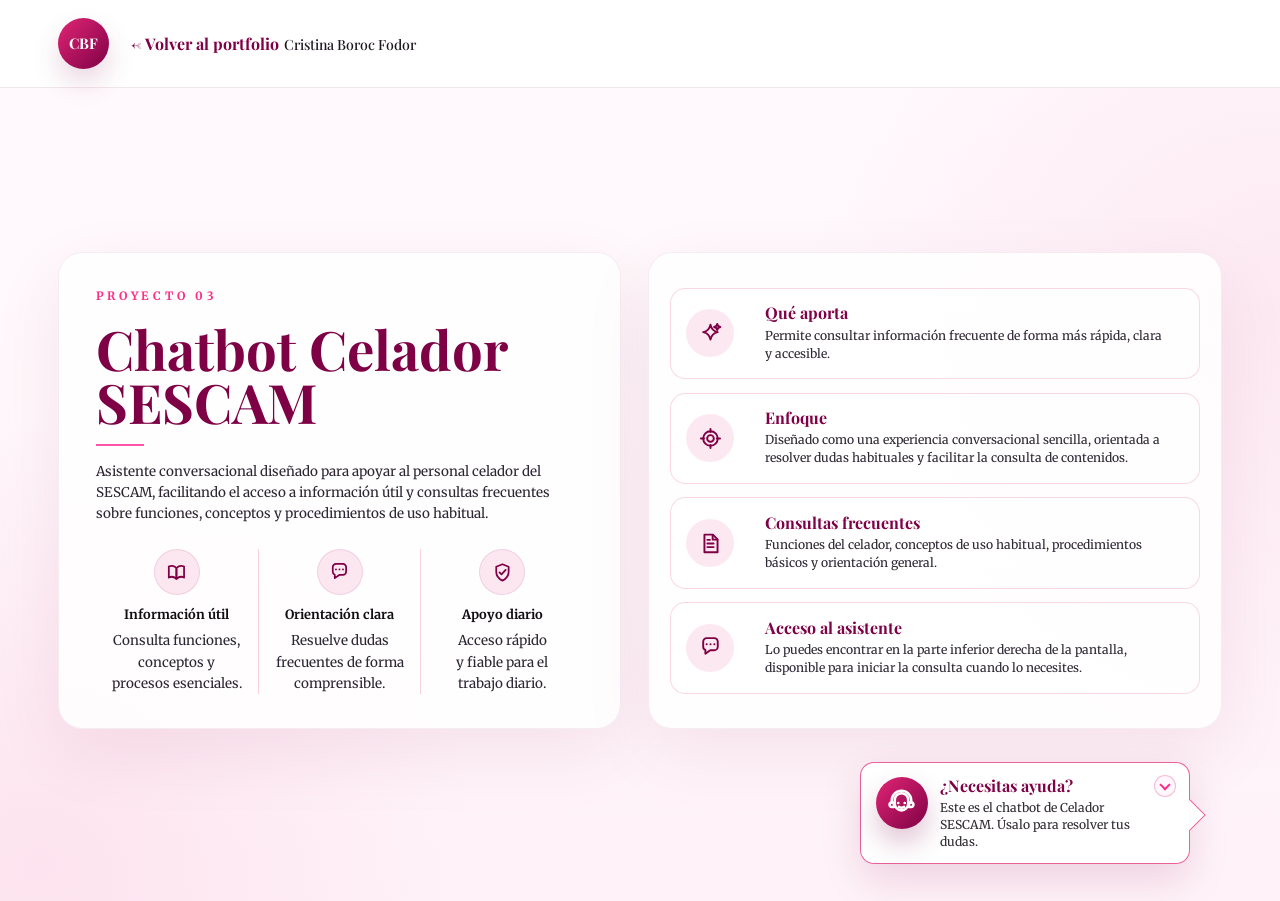
<file: celador-ia.html>
<!DOCTYPE html>
<html lang="es">
  <head>
    <meta charset="UTF-8" />
    <meta name="viewport" content="width=device-width, initial-scale=1.0" />
    <title>Chatbot Celador SESCAM | Cristina Boroc Fodor</title>
    <meta
      name="description"
      content="Proyecto Chatbot Celador SESCAM de Cristina Boroc Fodor. Asistente conversacional para consultar informacion frecuente de forma rapida, clara y accesible."
    />
    <link rel="preconnect" href="https://fonts.googleapis.com" />
    <link rel="preconnect" href="https://fonts.gstatic.com" crossorigin />
    <link
      href="https://fonts.googleapis.com/css2?family=Merriweather:wght@300;400;700;900&family=Playfair+Display:wght@500;600;700&display=swap"
      rel="stylesheet"
    />
    <link rel="stylesheet" href="styles.css" />
  </head>
  <body class="project-page celador-page">
    <header class="site-header">
      <nav class="navbar container" aria-label="Navegacion del proyecto">
        <a class="brand" href="index.html#proyectos" aria-label="Volver al portfolio de Cristina Boroc Fodor">
          <span class="brand-mark">CBF</span>
          <span class="brand-project-text">
            <strong><span aria-hidden="true">&larr;</span> Volver al portfolio</strong>
            <span>Cristina Boroc Fodor</span>
          </span>
        </a>
      </nav>
    </header>

    <main class="celador-main">
      <div class="container celador-grid">
        <section class="celador-hero reveal">
          <p class="eyebrow">Proyecto 03</p>
          <h1>Chatbot Celador SESCAM</h1>
          <span class="celador-title-line" aria-hidden="true"></span>
          <p>
            Asistente conversacional diseñado para apoyar al personal celador del SESCAM,
            facilitando el acceso a información útil y consultas frecuentes sobre funciones,
            conceptos y procedimientos de uso habitual.
          </p>

          <div class="celador-benefits" aria-label="Beneficios principales">
            <article>
              <i aria-hidden="true">
                <svg viewBox="0 0 24 24" focusable="false">
                  <path d="M4 5.8c1.9-1 4.5-1 6.7.5.8.5 1.3 1.3 1.3 2.2v10.3c-2.4-2.2-5.5-2.8-8-1.5V5.8Z" />
                  <path d="M20 5.8c-1.9-1-4.5-1-6.7.5-.8.5-1.3 1.3-1.3 2.2v10.3c2.4-2.2 5.5-2.8 8-1.5V5.8Z" />
                </svg>
              </i>
              <strong>Información útil</strong>
              <p>Consulta funciones, conceptos y procesos esenciales.</p>
            </article>
            <article>
              <i aria-hidden="true">
                <svg viewBox="0 0 24 24" focusable="false">
                  <path d="M5 6.4A3.4 3.4 0 0 1 8.4 3h7.2A3.4 3.4 0 0 1 19 6.4v4.8a3.4 3.4 0 0 1-3.4 3.4h-3.8L7.1 18v-3.6A3.4 3.4 0 0 1 5 11.2V6.4Z" />
                  <path d="M8.3 8.9h.1M12 8.9h.1M15.7 8.9h.1" />
                </svg>
              </i>
              <strong>Orientación clara</strong>
              <p>Resuelve dudas frecuentes de forma comprensible.</p>
            </article>
            <article>
              <i aria-hidden="true">
                <svg viewBox="0 0 24 24" focusable="false">
                  <path d="M12 3.4 18.5 6v5.4c0 4.1-2.6 7.5-6.5 9.2-3.9-1.7-6.5-5.1-6.5-9.2V6L12 3.4Z" />
                  <path d="m8.9 12 2.1 2.1 4.4-4.7" />
                </svg>
              </i>
              <strong>Apoyo diario</strong>
              <p>Acceso rápido y fiable para el trabajo diario.</p>
            </article>
          </div>
        </section>

        <section class="celador-panel reveal" aria-label="Detalles del proyecto">
          <div class="celador-card-list">
            <article>
              <i aria-hidden="true">
                <svg viewBox="0 0 24 24" focusable="false">
                  <path d="M12 3.5c-.8 4.2-2.8 6.4-7 7.2 4.2.8 6.2 3 7 7.2.8-4.2 2.8-6.4 7-7.2-4.2-.8-6.2-3-7-7.2Z" />
                  <path d="M18.5 2.8c-.3 1.8-1.2 2.7-3 3 1.8.4 2.7 1.2 3 3 .3-1.8 1.2-2.6 3-3-1.8-.3-2.7-1.2-3-3Z" />
                </svg>
              </i>
              <div>
                <h2>Qué aporta</h2>
                <p>Permite consultar información frecuente de forma más rápida, clara y accesible.</p>
              </div>
            </article>
            <article>
              <i aria-hidden="true">
                <svg viewBox="0 0 24 24" focusable="false">
                  <circle cx="12" cy="12" r="3.2" />
                  <circle cx="12" cy="12" r="7" />
                  <path d="M12 2.8v3M12 18.2v3M2.8 12h3M18.2 12h3" />
                </svg>
              </i>
              <div>
                <h2>Enfoque</h2>
                <p>
                  Diseñado como una experiencia conversacional sencilla, orientada a resolver dudas
                  habituales y facilitar la consulta de contenidos.
                </p>
              </div>
            </article>
            <article>
              <i aria-hidden="true">
                <svg viewBox="0 0 24 24" focusable="false">
                  <path d="M6.2 3.5h8.1L18.8 8v12.5H6.2v-17Z" />
                  <path d="M14.1 3.7v4.6h4.5M9 12h6M9 15.5h6M9 8.5h2.5" />
                </svg>
              </i>
              <div>
                <h2>Consultas frecuentes</h2>
                <p>Funciones del celador, conceptos de uso habitual, procedimientos básicos y orientación general.</p>
              </div>
            </article>
            <article>
              <i aria-hidden="true">
                <svg viewBox="0 0 24 24" focusable="false">
                  <path d="M5 6.4A3.4 3.4 0 0 1 8.4 3h7.2A3.4 3.4 0 0 1 19 6.4v4.8a3.4 3.4 0 0 1-3.4 3.4h-3.8L7.1 18v-3.6A3.4 3.4 0 0 1 5 11.2V6.4Z" />
                  <path d="M8.3 8.9h.1M12 8.9h.1M15.7 8.9h.1" />
                </svg>
              </i>
              <div>
                <h2>Acceso al asistente</h2>
                <p>
                  Lo puedes encontrar en la parte inferior derecha de la pantalla, disponible para iniciar
                  la consulta cuando lo necesites.
                </p>
              </div>
            </article>
          </div>
        </section>
      </div>
    </main>

    <aside class="celador-chat-callout" aria-label="Acceso destacado al chatbot">
      <button class="celador-chat-card" type="button" data-celador-chat-open>
        <span class="celador-chat-avatar" aria-hidden="true">
          <svg viewBox="0 0 24 24" focusable="false">
            <path d="M7.4 12.8a4.6 4.6 0 0 0 9.2 0v-2.6a4.6 4.6 0 1 0-9.2 0v2.6Z" />
            <path d="M5.3 12.1v-1.4a6.7 6.7 0 0 1 13.4 0v1.4M5.3 12.1h1.5v3H5.3a1.5 1.5 0 0 1-1.5-1.5 1.5 1.5 0 0 1 1.5-1.5ZM18.7 12.1h-1.5v3h1.5a1.5 1.5 0 0 0 1.5-1.5 1.5 1.5 0 0 0-1.5-1.5Z" />
            <path d="M9.7 12.4h.1M14.2 12.4h.1M10.2 15a3.2 3.2 0 0 0 3.6 0" />
          </svg>
        </span>
        <span class="celador-chat-copy">
          <strong>¿Necesitas ayuda?</strong>
          <span>Este es el chatbot de Celador SESCAM. Úsalo para resolver tus dudas.</span>
        </span>
      </button>
      <button class="celador-chat-toggle" type="button" aria-label="Minimizar aviso del chat" aria-expanded="true" data-celador-chat-minimize></button>
    </aside>

    <script src="script.js"></script>
    <script src="celador.js"></script>
  </body>
</html>
</file>
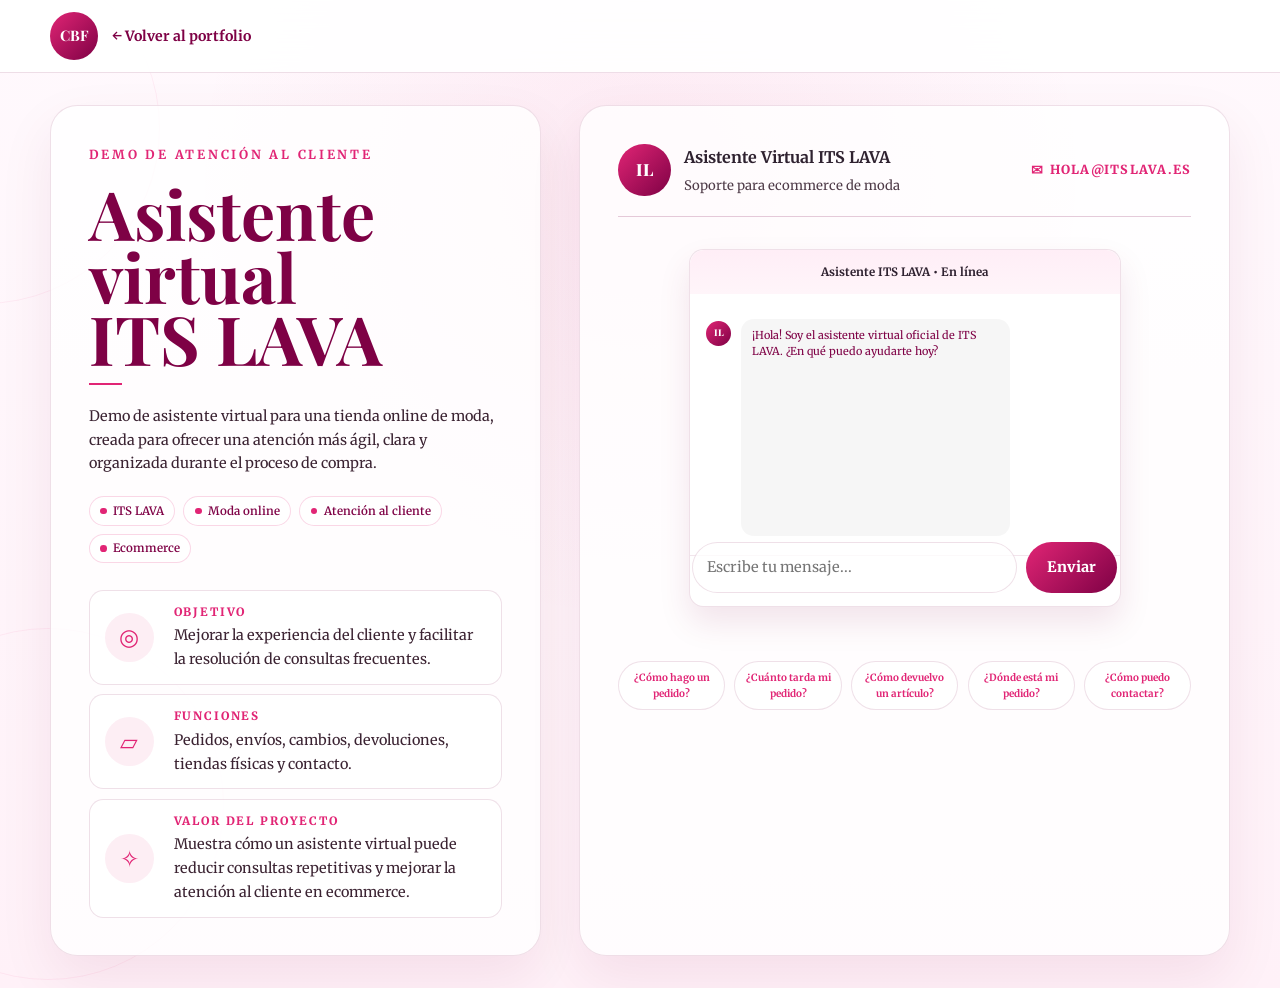
<file: its-lava.html>
<!DOCTYPE html>
<html lang="es">
  <head>
    <meta charset="UTF-8" />
    <meta name="viewport" content="width=device-width, initial-scale=1.0" />
    <title>Asistente virtual ITS LAVA | Cristina Boroc Fodor</title>
    <meta
      name="description"
      content="Demo de asistente virtual para ITS LAVA, marca española de bolsos y accesorios veganos."
    />
    <link rel="preconnect" href="https://fonts.googleapis.com" />
    <link rel="preconnect" href="https://fonts.gstatic.com" crossorigin />
    <link
      href="https://fonts.googleapis.com/css2?family=Merriweather:wght@300;400;700;900&family=Playfair+Display:wght@500;600;700&display=swap"
      rel="stylesheet"
    />
    <link rel="stylesheet" href="styles.css" />
  </head>
  <body class="project-page itslava-page">
    <header class="site-header">
      <nav class="navbar container">
        <a class="brand" href="index.html#proyectos">
          <span class="brand-mark">CBF</span>
          <strong>← Volver al portfolio</strong>
        </a>
      </nav>
    </header>

    <main class="itslava-main">
      <div class="container itslava-grid">
        <section class="itslava-overview reveal">
          <p class="eyebrow">Demo de atención al cliente</p>
          <h1>Asistente virtual ITS LAVA</h1>
          <span class="itslava-title-line" aria-hidden="true"></span>
          <p>Demo de asistente virtual para una tienda online de moda, creada para ofrecer una atención más ágil, clara y organizada durante el proceso de compra.</p>

          <div class="chip-row">
            <span class="chip">ITS LAVA</span>
            <span class="chip">Moda online</span>
            <span class="chip">Atención al cliente</span>
            <span class="chip">Ecommerce</span>
          </div>

          <div class="itslava-note-grid">
            <article>
              <i aria-hidden="true">◎</i>
              <div><span class="note-kicker">Objetivo</span><p>Mejorar la experiencia del cliente y facilitar la resolución de consultas frecuentes.</p></div>
            </article>
            <article>
              <i aria-hidden="true">▱</i>
              <div><span class="note-kicker">Funciones</span><p>Pedidos, envíos, cambios, devoluciones, tiendas físicas y contacto.</p></div>
            </article>
            <article>
              <i aria-hidden="true">✧</i>
              <div><span class="note-kicker">Valor del proyecto</span><p>Muestra cómo un asistente virtual puede reducir consultas repetitivas y mejorar la atención al cliente en ecommerce.</p></div>
            </article>
          </div>
        </section>

        <section class="itslava-demo reveal">
          <article class="itslava-assistant-shell">
            <div class="itslava-assistant-head">
              <div class="assistant-head">
                <div class="assistant-avatar">IL</div>
                <div>
                  <strong>Asistente Virtual ITS LAVA</strong>
                  <p>Soporte para ecommerce de moda</p>
                </div>
              </div>
              <a href="mailto:hola@itslava.es" class="status-pill">hola@itslava.es</a>
            </div>

            <div class="assistant-messages itslava-messages" data-itslava-messages></div>

            <form class="assistant-form itslava-form" data-itslava-form>
              <input type="text" name="message" placeholder="Escribe tu mensaje..." autocomplete="off" />
              <button type="submit">Enviar</button>
            </form>

            <div class="assistant-suggestions itslava-suggestions">
              <button type="button" data-itslava-suggestion>¿Cómo hago un pedido?</button>
              <button type="button" data-itslava-suggestion>¿Cuánto tarda mi pedido?</button>
              <button type="button" data-itslava-suggestion>¿Cómo devuelvo un artículo?</button>
              <button type="button" data-itslava-suggestion>¿Dónde está mi pedido?</button>
              <button type="button" data-itslava-suggestion>¿Cómo puedo contactar?</button>
            </div>
          </article>
        </section>
      </div>
    </main>

    <script src="script.js"></script>
    <script src="its-lava.js"></script>
  </body>
</html>
</file>
<file: styles.css>
:root {
  --bg: #fff7fc;
  --bg-2: #fff1f8;
  --bg-3: #ffeaf5;
  --surface: rgba(255, 255, 255, 0.72);
  --surface-strong: #ffffff;
  --primary: #e12575;
  --primary-dark: #7e0145;
  --muted: #5f3650;
  --line: rgba(126, 1, 69, 0.13);
  --line-strong: rgba(225, 37, 117, 0.22);
  --shadow: 0 18px 46px rgba(126, 1, 69, 0.1);
  --shadow-soft: 0 10px 30px rgba(126, 1, 69, 0.07);
  --radius-xl: 30px;
  --radius-lg: 20px;
  --radius-md: 14px;
  --container: min(1180px, calc(100vw - 2rem));
}

*,
*::before,
*::after {
  box-sizing: border-box;
}

html {
  scroll-behavior: smooth;
  scroll-padding-top: 6rem;
}

body {
  margin: 0;
  min-height: 100vh;
  overflow-x: hidden;
  color: var(--primary-dark);
  background:
    radial-gradient(circle at 78% 12%, rgba(225, 37, 117, 0.08), transparent 26rem),
    linear-gradient(180deg, var(--bg) 0%, var(--bg-2) 100%);
  font-family: "Merriweather", serif;
  font-size: 14.5px;
  line-height: 1.62;
}

body::before,
body::after {
  content: "";
  position: fixed;
  z-index: -1;
  pointer-events: none;
  border: 1px solid rgba(225, 37, 117, 0.16);
  border-radius: 50%;
  opacity: 0.48;
}

body::before {
  width: 24rem;
  height: 24rem;
  left: -12rem;
  top: 8rem;
}

body::after {
  width: 22rem;
  height: 22rem;
  right: -11rem;
  bottom: 2rem;
}

img,
video,
object {
  display: block;
  max-width: 100%;
}

a {
  color: inherit;
  text-decoration: none;
}

button,
input,
summary {
  font: inherit;
}

button {
  cursor: pointer;
}

.container {
  width: var(--container);
  margin: 0 auto;
}

.section-panel {
  position: relative;
  padding: clamp(4rem, 7vw, 6.8rem) 0;
  border-bottom: 1px solid var(--line);
}

.section-panel:nth-of-type(even) {
  background: rgba(255, 255, 255, 0.32);
}

.site-header {
  position: sticky;
  top: 0;
  z-index: 80;
  border-bottom: 1px solid var(--line);
  background: rgba(255, 255, 255, 0.92);
  backdrop-filter: blur(18px);
}

.navbar {
  position: relative;
  min-height: 4.8rem;
  display: flex;
  align-items: center;
  justify-content: center;
  gap: 1.4rem;
}

.brand {
  display: inline-flex;
  align-items: center;
  gap: 0.85rem;
  min-width: 0;
}

.brand-mark {
  display: grid;
  place-items: center;
  width: 3rem;
  height: 3rem;
  flex: 0 0 auto;
  border-radius: 50%;
  color: #fff;
  background: linear-gradient(135deg, var(--primary), var(--primary-dark));
  font-family: "Playfair Display", serif;
  font-weight: 700;
}

.brand-name {
  color: var(--primary-dark);
  font-size: 1.05rem;
  font-weight: 700;
  white-space: nowrap;
}

.nav-menu {
  display: flex;
  align-items: center;
  gap: clamp(1rem, 2vw, 2rem);
}

@media (min-width: 821px) {
  .brand {
    position: absolute;
    left: 0;
  }

  .nav-cv {
    position: absolute;
    right: 0;
  }
}

.nav-menu a:not(.btn) {
  color: rgba(126, 1, 69, 0.84);
  font-size: 0.94rem;
  font-weight: 500;
  transition: color 180ms ease, transform 180ms ease;
}

.nav-menu a:not(.btn):hover {
  color: var(--primary);
  transform: translateY(-1px);
}

.nav-toggle {
  display: none;
  width: 2.8rem;
  height: 2.8rem;
  border: 1px solid var(--line);
  border-radius: 50%;
  background: rgba(255, 255, 255, 0.72);
}

.nav-toggle span {
  display: block;
  width: 1.05rem;
  height: 2px;
  margin: 0.24rem auto;
  background: var(--primary-dark);
  transition: transform 180ms ease;
}

.nav-toggle.is-open span:first-child {
  transform: translateY(6px) rotate(45deg);
}

.nav-toggle.is-open span:last-child {
  transform: translateY(-6px) rotate(-45deg);
}

.btn {
  display: inline-flex;
  align-items: center;
  justify-content: center;
  width: fit-content;
  min-height: 2.75rem;
  padding: 0.76rem 1.18rem;
  border: 1px solid transparent;
  border-radius: 999px;
  font-size: 0.92rem;
  font-weight: 700;
  transition: transform 180ms ease, box-shadow 180ms ease, border-color 180ms ease, background 180ms ease;
}

.btn:hover {
  transform: translateY(-2px);
}

.btn-primary {
  color: #fff;
  background: linear-gradient(135deg, var(--primary), var(--primary-dark));
  box-shadow: 0 16px 34px rgba(126, 1, 69, 0.2);
}

.btn-outline {
  color: var(--primary);
  border-color: var(--line-strong);
  background: rgba(255, 255, 255, 0.55);
}

h1,
h2,
h3,
h4 {
  margin: 0;
  color: var(--primary-dark);
  font-family: "Playfair Display", serif;
  line-height: 1.04;
  letter-spacing: 0;
  text-wrap: balance;
}

h1 {
  max-width: 12ch;
  font-size: clamp(3rem, 5.2vw, 5.35rem);
}

h2 {
  max-width: 15ch;
  font-size: clamp(2.15rem, 4vw, 4rem);
}

.one-line {
  max-width: none;
  white-space: nowrap;
}

.two-line {
  max-width: none;
}

h3 {
  font-size: clamp(1.16rem, 1.6vw, 1.42rem);
}

p {
  margin: 0;
  color: #4f4450;
  line-height: 1.7;
  text-wrap: pretty;
}

.eyebrow {
  margin: 0;
  color: var(--primary);
  font-size: 0.78rem;
  font-weight: 700;
  letter-spacing: 0.22em;
  text-transform: uppercase;
}

.with-line {
  display: inline-flex;
  align-items: center;
  gap: 1rem;
}

.with-line::after {
  content: "";
  width: 2.1rem;
  height: 1px;
  background: rgba(225, 37, 117, 0.36);
}

.section-head {
  display: grid;
  gap: 0.9rem;
  margin-bottom: clamp(2rem, 4vw, 3rem);
}

.section-head p {
  max-width: 54ch;
}

.center-head {
  display: grid;
  place-items: center;
  gap: 0.8rem;
  margin-bottom: 2.4rem;
  text-align: center;
}

.center-head h2 {
  max-width: 20ch;
}

.hero {
  min-height: calc(100vh - 4.8rem);
  padding-top: clamp(3.8rem, 5.5vw, 5.2rem);
  padding-bottom: clamp(2.8rem, 4.2vw, 3.8rem);
  overflow: hidden;
  background:
    radial-gradient(circle at 76% 49%, rgba(225, 37, 117, 0.1), transparent 22rem),
    radial-gradient(circle at 80% 57%, rgba(225, 37, 117, 0.08), transparent 18rem),
    linear-gradient(180deg, #fff6fb 0%, #fff0f7 100%);
}

.hero-grid {
  display: grid;
  grid-template-columns: minmax(0, 0.95fr) minmax(310px, 0.78fr);
  gap: clamp(2rem, 4.8vw, 4.9rem);
  align-items: center;
}

.hero-copy {
  display: grid;
  gap: 1.08rem;
  max-width: 38rem;
}

.hero-copy h1 {
  max-width: 9.3ch;
  font-size: clamp(4rem, 6.15vw, 6.35rem);
  line-height: 0.99;
}

.hero-copy h1 span,
.hero-copy h2 span {
  display: block;
}

.hero-copy h2 {
  position: relative;
  max-width: 21ch;
  font-size: clamp(1.55rem, 2.28vw, 2.18rem);
  line-height: 1.16;
  margin-top: 0.18rem;
}

.hero-copy h2::before {
  content: "✦";
  position: absolute;
  left: 0;
  bottom: -1.18rem;
  color: var(--primary);
  font-size: 1.05rem;
  line-height: 1;
}

.hero-copy h2::after {
  content: "";
  display: block;
  width: 7.2rem;
  height: 1px;
  margin-top: 1.08rem;
  margin-left: 2.15rem;
  background: rgba(126, 1, 69, 0.25);
}

.hero-text {
  display: grid;
  gap: 0.65rem;
  max-width: 43ch;
  margin-top: 0.15rem;
}

.hero-text p {
  font-size: 0.98rem;
}

.editorial-quote,
.quote-card,
.project-note {
  color: var(--primary-dark);
  font-family: "Cormorant Garamond", serif;
  font-size: clamp(1.18rem, 2vw, 1.55rem);
  font-style: italic;
  font-weight: 600;
  line-height: 1.25;
}

.editorial-quote {
  position: relative;
  max-width: 54ch;
  margin: 0;
  padding-left: 2rem;
}

.editorial-quote::before {
  content: "“";
  position: absolute;
  left: 0;
  top: -0.15rem;
  color: var(--primary);
  font-family: "Playfair Display", serif;
  font-size: 2.4rem;
  line-height: 1;
}

.hero-actions,
.tag-cloud,
.chip-row,
.contact-actions {
  display: flex;
  flex-wrap: wrap;
  gap: 0.58rem;
}

.tag-cloud {
  max-width: 31.5rem;
  gap: 0.72rem;
  margin-top: 0.35rem;
}

.tag-cloud span,
.chip-row span {
  display: inline-flex;
  align-items: center;
  min-height: 2rem;
  padding: 0.35rem 0.72rem;
  border: 1px solid var(--line-strong);
  border-radius: 999px;
  color: var(--primary-dark);
  background: rgba(255, 255, 255, 0.48);
  font-size: 0.78rem;
  font-weight: 600;
}

.hero-visual {
  position: relative;
  min-height: clamp(26rem, 36vw, 32rem);
  display: grid;
  place-items: center;
}

.orb-line {
  position: absolute;
  width: min(31rem, 92%);
  height: min(22rem, 70%);
  border: 1px solid rgba(225, 37, 117, 0.22);
  border-radius: 50%;
  transform: rotate(-17deg);
}

.orb-line::before,
.orb-line::after {
  content: "";
  position: absolute;
  width: 5rem;
  height: 5rem;
  background-image: radial-gradient(circle, rgba(225, 37, 117, 0.2) 1px, transparent 1.5px);
  background-size: 0.72rem 0.72rem;
}

.orb-line::before {
  right: -2.5rem;
  top: -1.2rem;
}

.orb-line::after {
  left: 0.8rem;
  bottom: -2.8rem;
}

.hero-visual::before {
  content: "";
  position: absolute;
  width: min(25rem, 72%);
  height: min(25rem, 76%);
  border-radius: 44% 56% 52% 48%;
  background: rgba(225, 37, 117, 0.06);
}

.hero-visual::after {
  content: "✦";
  position: absolute;
  right: 5%;
  top: 50%;
  transform: translateY(-50%);
  color: rgba(225, 37, 117, 0.32);
  font-size: 2.2rem;
}

.portrait-shell {
  position: relative;
  z-index: 2;
  width: min(100%, 22.8rem);
  padding: 0.75rem;
  border: 1px solid rgba(126, 1, 69, 0.22);
  border-radius: 999px 999px 2.3rem 2.3rem;
  background: linear-gradient(180deg, rgba(255, 255, 255, 0.78), rgba(255, 246, 251, 0.5));
  box-shadow: 0 1.5rem 4rem rgba(126, 1, 69, 0.08);
}

.portrait-shell::before,
.portrait-shell::after {
  content: "";
  position: absolute;
  inset: -0.9rem;
  z-index: -1;
  border: 1px solid rgba(126, 1, 69, 0.18);
  border-radius: 999px 999px 2.6rem 2.6rem;
}

.portrait-shell::after {
  inset: -1.35rem;
  border-color: rgba(225, 37, 117, 0.16);
}

.availability-dot {
  position: absolute;
  top: 1.2rem;
  left: 1.2rem;
  display: inline-flex;
  align-items: center;
  gap: 0.45rem;
  min-height: 2rem;
  padding: 0.45rem 0.72rem;
  border: 1px solid rgba(24, 151, 77, 0.2);
  border-radius: 999px;
  color: #176c3a;
  background: rgba(255, 255, 255, 0.82);
  box-shadow: var(--shadow-soft);
  font-size: 0.78rem;
  font-weight: 700;
  backdrop-filter: blur(10px);
}

.availability-dot::before {
  content: "";
  width: 0.55rem;
  height: 0.55rem;
  border-radius: 50%;
  background: #20c766;
  box-shadow: 0 0 0 4px rgba(32, 199, 102, 0.16);
}

.portrait-shell img {
  width: 100%;
  aspect-ratio: 0.72;
  object-fit: cover;
  object-position: center top;
  border-radius: 999px 999px 1.8rem 1.8rem;
}

.floating-stat {
  position: absolute;
  z-index: 3;
  display: grid;
  gap: 0.28rem;
  width: 8.6rem;
  min-height: 8.3rem;
  padding: 1rem;
  border: 1px solid var(--line);
  border-radius: 1rem;
  background: rgba(255, 255, 255, 0.74);
  box-shadow: var(--shadow-soft);
  backdrop-filter: blur(14px);
}

.floating-stat strong {
  color: var(--primary-dark);
  font-family: "Playfair Display", serif;
  font-size: 1.55rem;
}

.floating-stat p {
  font-size: 0.88rem;
  line-height: 1.35;
}

.line-icon {
  width: 1.25rem;
  height: 1.25rem;
  border: 1px solid var(--primary);
  border-radius: 0.35rem;
}

.stat-one {
  left: 0;
  top: 22%;
}

.stat-two {
  left: 0;
  bottom: 18%;
}

.stat-three {
  right: -1rem;
  top: 30%;
}

.stat-four {
  display: none;
}

.about-grid {
  display: grid;
  grid-template-columns: 0.9fr 1.1fr;
  gap: clamp(2rem, 6vw, 6rem);
  align-items: start;
}

.about-copy {
  display: grid;
  gap: 1.2rem;
}

.quote-card {
  position: relative;
  margin: 1rem 0 0;
  padding: 1.1rem 1.1rem 1.1rem 4rem;
  border-radius: var(--radius-lg);
}

.quote-card::before {
  content: "“";
  position: absolute;
  left: 1rem;
  top: 0.85rem;
  display: grid;
  place-items: center;
  width: 2.6rem;
  height: 2.6rem;
  border-radius: 50%;
  color: var(--primary-dark);
  background: rgba(225, 37, 117, 0.09);
  font-family: "Playfair Display", serif;
  font-size: 2rem;
}

.skills-section {
  background: rgba(255, 255, 255, 0.28);
}

.skills-grid {
  display: grid;
  grid-template-columns: repeat(3, minmax(0, 1fr));
  gap: 1.1rem;
}

.skill-card,
.project-card,
.badge-card,
.certificate-card,
.tools-grid article,
.contact-shell {
  border: 1px solid var(--line);
  background: var(--surface);
  box-shadow: var(--shadow-soft);
}

.skill-card {
  position: relative;
  display: grid;
  gap: 0.8rem;
  min-height: 13.2rem;
  padding: 1.4rem;
  border-radius: var(--radius-lg);
  transition: transform 180ms ease, box-shadow 180ms ease, border-color 180ms ease;
}

.skill-card:hover,
.project-card:hover,
.badge-card:hover,
.certificate-card:hover,
.tools-grid article:hover {
  transform: translateY(-4px);
  border-color: var(--line-strong);
  box-shadow: var(--shadow);
}

.skill-card > span {
  display: inline-flex;
  align-items: center;
  gap: 0.9rem;
  color: var(--primary);
  font-size: 0.9rem;
  font-weight: 700;
  letter-spacing: 0.14em;
}

.skill-card > span::after {
  content: "";
  width: 2rem;
  height: 1px;
  background: rgba(225, 37, 117, 0.32);
}

.line-illustration {
  position: absolute;
  right: 1rem;
  top: 50%;
  width: 4.2rem;
  height: 4.2rem;
  display: grid;
  place-items: center;
  border: 1px solid rgba(225, 37, 117, 0.16);
  border-radius: 50%;
  background: rgba(225, 37, 117, 0.06);
  color: var(--primary);
  font-size: 0.86rem;
  font-weight: 800;
}

.skill-card p {
  max-width: 27ch;
  font-size: 0.92rem;
}

.projects-showcase {
  display: grid;
  grid-template-columns: repeat(2, minmax(0, 1fr));
  gap: 1.35rem;
}

.project-card {
  position: relative;
  display: grid;
  grid-template-columns: 0.38fr 0.62fr;
  gap: 1.15rem;
  align-items: stretch;
  padding: 0.95rem;
  border-radius: 1.15rem;
  overflow: hidden;
  transition: transform 180ms ease, box-shadow 180ms ease, border-color 180ms ease;
}

.project-card::after {
  content: "";
  position: absolute;
  right: 0.9rem;
  top: 0.9rem;
  width: 3.4rem;
  height: 3.4rem;
  background-image: radial-gradient(circle, rgba(225, 37, 117, 0.16) 1px, transparent 1.5px);
  background-size: 0.58rem 0.58rem;
  opacity: 0.7;
  pointer-events: none;
}

.project-wide {
  grid-column: 1 / -1;
  grid-template-columns: 0.32fr 0.68fr;
}

.project-media {
  position: relative;
  display: grid;
  place-items: center;
  min-height: 12.2rem;
  overflow: hidden;
  border: 1px solid rgba(225, 37, 117, 0.08);
  border-radius: 0.82rem;
  background:
    radial-gradient(circle at 18% 16%, rgba(225, 37, 117, 0.08), transparent 8rem),
    rgba(255, 255, 255, 0.62);
}

.project-media::before {
  content: "";
  position: absolute;
  inset: 0.55rem;
  border: 1px solid rgba(126, 1, 69, 0.06);
  border-radius: 0.62rem;
  pointer-events: none;
}

.project-media img,
.project-media video {
  width: 100%;
  height: 100%;
  object-fit: cover;
}

.project-media.contain-media img,
.project-media.contain-media video {
  width: 100%;
  height: 100%;
  object-fit: contain;
  padding: 0.82rem;
}

.project-media video {
  object-fit: contain;
  background: #fff;
}

.avatar-media {
  background:
    radial-gradient(circle at 18% 16%, rgba(225, 37, 117, 0.05), transparent 8rem),
    rgba(255, 255, 255, 0.78);
}

.avatar-media video {
  padding: 0.35rem;
  border-radius: 0.7rem;
}

.gpt-media {
  aspect-ratio: 1;
  min-height: 0;
  align-self: center;
  background: #fff;
}

.gpt-media img {
  object-fit: cover;
}

.its-media {
  color: #fff;
  background: linear-gradient(135deg, var(--primary), var(--primary-dark));
  align-content: center;
  gap: 0.35rem;
  padding: 0.8rem;
  text-align: center;
}

.its-media strong {
  font-family: "Playfair Display", serif;
  font-size: clamp(1.55rem, 3vw, 2.35rem);
}

.its-media span {
  color: rgba(255, 255, 255, 0.78);
  font-size: 0.78rem;
}

.serina-media {
  background: #ffffff;
}

.serina-media img {
  width: 44%;
  max-width: 8.5rem;
  height: auto;
  object-fit: contain;
}

.project-body {
  position: relative;
  z-index: 1;
  display: grid;
  align-content: start;
  justify-items: start;
  gap: 0.82rem;
  padding: 0.55rem 0.35rem;
}

.project-body h3 {
  font-size: clamp(1.2rem, 1.65vw, 1.55rem);
  line-height: 1.12;
  margin-bottom: 0.1rem;
}

.project-body p {
  max-width: 58ch;
  font-size: 0.84rem;
  line-height: 1.72;
}

.project-kicker {
  color: var(--primary);
  font-size: 0.68rem;
  font-weight: 700;
  letter-spacing: 0.13em;
  text-transform: uppercase;
}

.result {
  margin-top: 0.12rem;
  padding-top: 0.72rem;
  border-top: 1px solid var(--line);
  color: var(--primary-dark);
}

.text-link {
  width: fit-content;
  color: var(--primary);
  font-size: 0.82rem;
  font-weight: 700;
}

.project-card .chip-row {
  gap: 0.46rem;
  margin-top: 0.15rem;
}

.project-card .chip-row span {
  min-height: 1.65rem;
  padding: 0.24rem 0.56rem;
  font-size: 0.69rem;
}

.text-link::after {
  content: " →";
}

.tools-section {
  position: relative;
  overflow: hidden;
}

.tools-section::after {
  content: "";
  position: absolute;
  right: -6rem;
  top: 2rem;
  width: 20rem;
  height: 20rem;
  border: 1px solid rgba(225, 37, 117, 0.12);
  border-radius: 46% 54% 52% 48%;
  transform: rotate(18deg);
  pointer-events: none;
}

.tools-head {
  display: grid;
  gap: 0.9rem;
  max-width: 45rem;
}

.tools-head h2 {
  max-width: 18ch;
}

.tools-head p {
  max-width: 61ch;
}

.section-divider {
  position: relative;
  height: 1px;
  margin: clamp(1.8rem, 4vw, 3rem) 0;
  background: var(--line);
}

.section-divider::after {
  content: "✦";
  position: absolute;
  left: 50%;
  top: 50%;
  width: 2rem;
  transform: translate(-50%, -50%);
  color: var(--primary);
  background: var(--bg);
  text-align: center;
}

.tools-layout {
  display: grid;
  grid-template-columns: minmax(12rem, 14.5rem) 1fr;
  gap: clamp(1.4rem, 3.2vw, 2.2rem);
  align-items: stretch;
}

.tools-intro {
  display: grid;
  align-content: start;
  min-height: 100%;
  padding: 1.15rem;
  border: 1px solid var(--line);
  border-radius: var(--radius-lg);
  background: rgba(255, 255, 255, 0.64);
  box-shadow: var(--shadow-soft);
}

.tools-intro h3 {
  position: relative;
  margin-bottom: 1rem;
  font-size: 1.15rem;
}

.tools-intro h3::after {
  content: "";
  display: block;
  width: 5.7rem;
  height: 1px;
  margin-top: 0.55rem;
  background: var(--line-strong);
}

.tool-categories {
  display: grid;
  gap: 0.45rem;
}

.tool-categories button {
  display: flex;
  align-items: center;
  gap: 0.78rem;
  min-height: 2.55rem;
  padding: 0.58rem 0.72rem;
  border: 0;
  border-radius: 0.48rem;
  color: var(--text);
  background: transparent;
  font-size: 0.84rem;
  font-weight: 500;
  text-align: left;
  cursor: pointer;
  transition: color 180ms ease, background 180ms ease, box-shadow 180ms ease, transform 180ms ease;
}

.tool-categories button:hover,
.tool-categories button.is-active {
  color: var(--primary-dark);
  background: linear-gradient(90deg, rgba(225, 37, 117, 0.16), rgba(225, 37, 117, 0.04));
  box-shadow: inset 3px 0 0 var(--primary);
}

.tool-categories button:hover {
  transform: translateX(2px);
}

.tool-categories i {
  display: grid;
  place-items: center;
  width: 1.55rem;
  height: 1.55rem;
  color: var(--primary);
  font-style: normal;
  font-weight: 800;
}

.tools-grid {
  display: grid;
  grid-template-columns: repeat(4, minmax(0, 1fr));
  gap: 0.8rem;
  align-items: stretch;
}

.tools-grid article {
  display: grid;
  align-content: start;
  gap: 0.6rem;
  min-height: 12.4rem;
  padding: 1rem;
  border-radius: 1rem;
  transition: opacity 180ms ease, transform 180ms ease, box-shadow 180ms ease, border-color 180ms ease;
}

.tools-grid .tool-logo {
  display: grid;
  place-items: center;
  width: 3rem;
  height: 3rem;
  margin-bottom: 0.1rem;
  border: 1px solid rgba(225, 37, 117, 0.18);
  border-radius: 50%;
  color: var(--primary);
  background: rgba(225, 37, 117, 0.05);
  font-family: "Playfair Display", serif;
  font-size: 1rem;
  font-style: normal;
  font-weight: 700;
}

.tool-logo::before {
  display: block;
}

.logo-chatgpt::before {
  content: "◎";
  font-size: 1.75rem;
}

.logo-gemini::before {
  content: "✦";
  font-size: 1.55rem;
}

.logo-copilot::before {
  content: "∞";
  font-size: 1.6rem;
}

.logo-ai::before {
  content: "AI";
  font-size: 1.25rem;
  letter-spacing: 0.02em;
}

.logo-claude::before {
  content: "C";
  font-size: 1.45rem;
}

.logo-prompt::before {
  content: "PE";
  font-size: 1.35rem;
}

.logo-make::before {
  content: "M";
  font-size: 1.5rem;
  transform: skewX(-10deg);
}

.logo-automation::before {
  content: "AU";
  font-size: 1.32rem;
}

.logo-metricool::before {
  content: "MC";
  font-size: 1.32rem;
}

.logo-marketing::before {
  content: "MD";
  font-size: 1.32rem;
}

.logo-seo::before {
  content: "SEO";
  font-size: 1rem;
  letter-spacing: 0.02em;
}

.logo-web::before {
  content: "WB";
  font-size: 1.32rem;
}

.logo-digital::before {
  content: "DG";
  font-size: 1.32rem;
}

.logo-notion::before {
  content: "N";
  font-size: 1.45rem;
}

.logo-google::before {
  content: "G";
  font-size: 1.45rem;
}

.logo-office::before {
  content: "O";
  font-size: 1.45rem;
}

.logo-python::before {
  content: "Py";
  font-size: 1.38rem;
}

.tools-grid h3 {
  font-size: 1.08rem;
}

.tools-grid p {
  color: var(--muted);
  font-size: 0.78rem;
  line-height: 1.45;
}

.tools-grid article > span {
  align-self: end;
  width: fit-content;
  margin-top: auto;
  padding: 0.24rem 0.52rem;
  border: 1px solid var(--line-strong);
  border-radius: 999px;
  color: var(--primary);
  font-size: 0.66rem;
  font-weight: 600;
}

.tools-grid article.is-tool-hidden {
  display: none;
}

.tools-grid article.is-tool-focus {
  border-color: rgba(225, 37, 117, 0.42);
  box-shadow: 0 1.15rem 3rem rgba(126, 1, 69, 0.14);
  transform: translateY(-3px);
}

.credentials-section {
  position: relative;
  overflow: hidden;
  background:
    radial-gradient(circle at 20% 5%, rgba(255, 255, 255, 0.8), transparent 20rem),
    var(--bg);
}

.credentials-section::before,
.credentials-section::after {
  content: "";
  position: absolute;
  pointer-events: none;
}

.credentials-section::before {
  right: -5rem;
  top: 1rem;
  width: 18rem;
  height: 18rem;
  border: 1px solid rgba(225, 37, 117, 0.14);
  border-radius: 48% 52% 45% 55%;
}

.credentials-section::after {
  right: 8rem;
  top: 4rem;
  width: 9rem;
  height: 9rem;
  background-image: radial-gradient(circle, rgba(225, 37, 117, 0.14) 1px, transparent 1.5px);
  background-size: 0.7rem 0.7rem;
}

.credentials-head {
  display: grid;
  justify-items: start;
  gap: 0.9rem;
  max-width: 60rem;
  margin-bottom: clamp(2rem, 4vw, 3.2rem);
}

.credentials-head h2 {
  max-width: none;
  white-space: nowrap;
}

.credentials-head p {
  max-width: 62ch;
  font-size: 1.04rem;
}

.title-stars {
  display: inline-grid;
  grid-template-columns: 8rem auto 8rem;
  align-items: center;
  gap: 1rem;
  color: var(--primary);
}

.title-stars span {
  display: block;
  height: 1px;
  background: var(--line-strong);
}

.title-stars i {
  font-style: normal;
}

.title-stars-wide {
  grid-template-columns: minmax(9rem, 18rem) auto minmax(9rem, 18rem);
}

.credential-card-grid {
  display: grid;
  grid-template-columns: repeat(4, minmax(0, 1fr));
  gap: 1.1rem;
}

.credential-card {
  display: grid;
  justify-items: center;
  gap: 0.72rem;
  min-height: 27rem;
  padding: 1.2rem 1rem 1.25rem;
  border: 1px solid var(--line);
  border-radius: var(--radius-lg);
  background: rgba(255, 255, 255, 0.68);
  box-shadow: var(--shadow-soft);
  text-align: center;
  transition: transform 180ms ease, box-shadow 180ms ease, border-color 180ms ease;
}

.credential-card:hover {
  transform: translateY(-4px);
  border-color: var(--line-strong);
  box-shadow: var(--shadow);
}

.credential-preview {
  display: grid;
  place-items: center;
  width: 100%;
  height: 11rem;
  overflow: hidden;
  border: 1px solid rgba(225, 37, 117, 0.16);
  border-radius: 0.95rem;
  background: #fff;
  box-shadow: 0 0.9rem 1.8rem rgba(126, 1, 69, 0.08);
}

.credential-preview img {
  width: min(9rem, 82%);
  height: min(9rem, 82%);
  object-fit: contain;
  pointer-events: none;
}

.credential-logo {
  position: relative;
  display: grid;
  place-items: center;
  width: min(8.8rem, 80%);
  aspect-ratio: 1;
}

.credential-logo i {
  font-style: normal;
}

.credential-logo-seo {
  border-radius: 50%;
  background: linear-gradient(135deg, #0f7cff, #20d6a2);
  color: #fff;
  box-shadow: inset 0 0 0 0.55rem rgba(255, 255, 255, 0.74);
}

.credential-logo-seo::before {
  content: "";
  position: absolute;
  width: 50%;
  aspect-ratio: 1;
  border: 0.58rem solid #fff;
  border-radius: 50%;
  transform: translate(-0.45rem, -0.45rem);
}

.credential-logo-seo::after {
  content: "";
  position: absolute;
  width: 2.6rem;
  height: 0.64rem;
  border-radius: 999px;
  background: #fff;
  transform: translate(2rem, 2rem) rotate(45deg);
}

.credential-logo-seo i {
  position: relative;
  z-index: 1;
  transform: translateY(2.75rem);
  font-size: 1.2rem;
  font-weight: 900;
  letter-spacing: 0.04em;
}

.credential-card h3 {
  font-size: 1.24rem;
  line-height: 1.12;
}

.credential-issuer {
  color: var(--primary);
  font-size: 0.76rem;
  font-weight: 800;
  letter-spacing: 0.1em;
  text-transform: uppercase;
}

.credential-card p:not(.credential-issuer) {
  max-width: 22ch;
  font-size: 0.9rem;
}

.credential-card .btn {
  align-self: end;
  margin-top: auto;
  padding: 0.72rem 1.15rem;
  font-size: 0.82rem;
}

.trajectory-layout {
  display: grid;
  gap: clamp(2rem, 4vw, 3rem);
  align-items: start;
}

.trajectory-intro {
  display: grid;
  gap: 1rem;
  max-width: 45rem;
}

.trajectory-intro h2 {
  max-width: none;
  font-size: clamp(1.85rem, 7vw, 4rem);
  white-space: nowrap;
}

.trajectory-panels {
  display: grid;
  grid-template-columns: repeat(2, minmax(0, 1fr));
  gap: 1.25rem;
}

.trajectory-card {
  display: grid;
  gap: 1.6rem;
  padding: clamp(1.35rem, 3vw, 2rem);
  border: 1px solid var(--line);
  border-radius: var(--radius-lg);
  background: rgba(255, 255, 255, 0.58);
  box-shadow: var(--shadow-soft);
}

.training-card {
  grid-column: 1 / -1;
}

.trajectory-card-title {
  display: flex;
  align-items: center;
  gap: 1rem;
}

.trajectory-card-title h3 {
  color: var(--primary-dark);
  font-family: "Playfair Display", serif;
  font-size: clamp(1.55rem, 2.6vw, 2rem);
}

.trajectory-icon {
  position: relative;
  overflow: hidden;
  display: grid;
  place-items: center;
  flex: 0 0 auto;
  width: 3.7rem;
  height: 3.7rem;
  border: 1px solid rgba(255, 255, 255, 0.72);
  border-radius: 50%;
  background:
    radial-gradient(circle at 28% 24%, rgba(255, 255, 255, 0.95) 0 16%, rgba(255, 255, 255, 0) 34%),
    linear-gradient(145deg, rgba(255, 255, 255, 0.94), rgba(255, 232, 240, 0.72) 54%, rgba(225, 37, 117, 0.16));
  box-shadow:
    0 1rem 1.65rem rgba(95, 34, 62, 0.16),
    inset 0 0.35rem 0.75rem rgba(255, 255, 255, 0.82),
    inset 0 -0.55rem 1rem rgba(130, 35, 78, 0.1);
}

.trajectory-icon::before {
  content: "";
  position: absolute;
  inset: 0.4rem 0.55rem auto 0.55rem;
  height: 1.1rem;
  border-radius: 999px;
  background: linear-gradient(180deg, rgba(255, 255, 255, 0.78), rgba(255, 255, 255, 0));
  pointer-events: none;
}

.trajectory-icon img {
  position: relative;
  z-index: 1;
  display: block;
  width: 2.3rem;
  height: 2.3rem;
  object-fit: contain;
  filter: drop-shadow(0 0.35rem 0.38rem rgba(66, 25, 42, 0.22));
}

.trajectory-icon-academic img {
  width: 2.45rem;
  height: 2.45rem;
}

.trajectory-icon-briefcase {
  background:
    radial-gradient(circle at 28% 24%, rgba(255, 255, 255, 0.96) 0 16%, rgba(255, 255, 255, 0) 34%),
    linear-gradient(145deg, #fff4f8, #f8a9c7 54%, #d74783);
}

.trajectory-icon-laptop {
  background:
    radial-gradient(circle at 28% 24%, rgba(255, 255, 255, 0.96) 0 16%, rgba(255, 255, 255, 0) 34%),
    linear-gradient(145deg, #fff1f7, #f7b6cf 54%, #c82973);
}

.experience-list {
  position: relative;
  display: grid;
  gap: 1.25rem;
  padding-left: 2.2rem;
}

.experience-list::before {
  content: "";
  position: absolute;
  left: 0.48rem;
  top: 0.45rem;
  bottom: 0.45rem;
  width: 1px;
  background: var(--line-strong);
}

.experience-list article,
.academic-list article {
  position: relative;
  display: grid;
  gap: 0.35rem;
}

.experience-list article::before,
.academic-list article::before,
.training-table article::before {
  content: "";
  position: absolute;
  width: 0.62rem;
  height: 0.62rem;
  border-radius: 50%;
  background: var(--primary);
}

.experience-list article::before {
  left: -2.01rem;
  top: 0.3rem;
  box-shadow: 0 0 0 5px rgba(225, 37, 117, 0.08);
}

.experience-list span,
.academic-list span,
.training-table span {
  color: var(--primary-dark);
  font-weight: 800;
}

.experience-list p,
.academic-list p,
.training-table p {
  color: var(--muted);
  font-size: 0.9rem;
}

.academic-list {
  display: grid;
}

.academic-list article {
  padding: 1.15rem 0 1.15rem 2rem;
  border-bottom: 1px solid var(--line);
}

.academic-list article:first-child {
  padding-top: 0;
}

.academic-list article:last-child {
  padding-bottom: 0;
  border-bottom: 0;
}

.academic-list article::before {
  left: 0;
  top: 50%;
  transform: translateY(-50%);
}

.academic-list p {
  display: flex;
  flex-wrap: wrap;
  gap: 0.75rem;
  align-items: center;
}

.academic-list strong {
  display: inline-flex;
  align-items: center;
  gap: 0.75rem;
  color: var(--primary);
  font-size: 0.88rem;
}

.academic-list strong::before {
  content: "";
  width: 1px;
  height: 0.9rem;
  background: var(--primary);
}

.training-table {
  display: grid;
}

.training-table article {
  position: relative;
  display: grid;
  grid-template-columns: 7rem 1.35fr 1.15fr 1.4fr;
  gap: 1.3rem;
  align-items: start;
  padding: 0.9rem 0 0.9rem 2rem;
  border-bottom: 1px solid var(--line);
}

.training-table article:last-child {
  border-bottom: 0;
}

.training-table article::before {
  left: 0;
  top: 1.15rem;
  width: 0.7rem;
  height: 0.7rem;
  border: 0;
  background: var(--primary);
  box-shadow: 0 0 0 4px rgba(225, 37, 117, 0.1);
}

.training-table time {
  color: var(--primary);
  font-size: 0.82rem;
  font-weight: 700;
}

.training-table small {
  color: var(--muted);
  font-size: 0.82rem;
  font-style: italic;
  line-height: 1.35;
}

.training-table p {
  position: relative;
  padding-left: 1rem;
}

.training-table p::before {
  content: "";
  position: absolute;
  left: 0;
  top: 0.2rem;
  width: 1px;
  height: 0.9rem;
  background: var(--primary);
}

.credit-note {
  display: inline-flex;
  align-items: center;
  gap: 0.45rem;
  margin-left: 0.8rem;
  color: var(--muted);
  font-size: 0.92em;
  font-style: italic;
  font-weight: 500;
  white-space: nowrap;
}

.credit-note::before {
  content: "";
  width: 0.42rem;
  height: 0.42rem;
  border-radius: 50%;
  background: var(--primary);
}

.timeline-column {
  position: relative;
  display: grid;
  gap: 1.4rem;
  padding-left: 2rem;
}

.timeline-column::before {
  content: "";
  position: absolute;
  left: 0.45rem;
  top: 3rem;
  bottom: 0;
  width: 1px;
  background: var(--line-strong);
}

.timeline-column article {
  position: relative;
  display: grid;
  gap: 0.35rem;
}

.timeline-column article::before {
  content: "";
  position: absolute;
  left: -1.86rem;
  top: 0.25rem;
  width: 0.7rem;
  height: 0.7rem;
  border-radius: 50%;
  background: var(--primary);
  box-shadow: 0 0 0 5px rgba(225, 37, 117, 0.08);
}

.timeline-column time,
.timeline-column span {
  color: var(--primary-dark);
  font-weight: 700;
}

.timeline-column time {
  color: var(--primary);
  font-size: 0.78rem;
}

.timeline-column span small {
  font-size: 0.82em;
  font-style: italic;
  font-weight: 500;
}

.timeline-column p {
  font-size: 0.9rem;
}

.faq-contact-section {
  padding-bottom: 3rem;
}

.faq-grid {
  display: grid;
  grid-template-columns: 0.34fr 0.66fr;
  gap: clamp(2rem, 5vw, 4.2rem);
  align-items: start;
  margin-bottom: clamp(2.6rem, 5vw, 4.2rem);
}

.faq-intro {
  display: grid;
  gap: 1.35rem;
  padding-top: 2.2rem;
}

.faq-intro h2 {
  max-width: 10ch;
}

.faq-intro p {
  max-width: 26rem;
  font-size: 1.02rem;
}

.accordion-list {
  display: grid;
  padding: 0.7rem;
  border: 1px solid var(--line);
  border-radius: var(--radius-xl);
  background: rgba(255, 255, 255, 0.54);
  box-shadow: var(--shadow-soft);
}

.accordion-list details {
  border-bottom: 1px solid var(--line);
}

.accordion-list details:last-child {
  border-bottom: 0;
}

.accordion-list details[open] {
  margin-bottom: 0.45rem;
  border: 1px solid var(--line);
  border-radius: 1rem;
  background: rgba(255, 255, 255, 0.58);
}

.accordion-list summary {
  position: relative;
  display: grid;
  grid-template-columns: 3.35rem 1fr;
  align-items: center;
  gap: 1rem;
  list-style: none;
  min-height: 4.5rem;
  padding: 1rem 3rem 1rem 1rem;
  color: var(--primary-dark);
  font-size: 1.02rem;
  font-weight: 800;
}

.accordion-list summary::-webkit-details-marker {
  display: none;
}

.accordion-list summary::after {
  content: "+";
  position: absolute;
  right: 1.3rem;
  top: 50%;
  transform: translateY(-50%);
  color: var(--primary);
  font-size: 1.35rem;
  font-weight: 500;
}

.accordion-list details[open] summary::after {
  content: "-";
}

.accordion-list summary span {
  display: grid;
  place-items: center;
  width: 2.75rem;
  height: 2.75rem;
  border-radius: 50%;
  color: var(--primary-dark);
  background: rgba(225, 37, 117, 0.07);
  font-size: 0.8rem;
  font-weight: 800;
}

.accordion-list p {
  max-width: 48rem;
  padding: 0 4.2rem 1.45rem 5.35rem;
  color: var(--muted);
  font-size: 1rem;
}

.contact-shell {
  position: relative;
  display: grid;
  grid-template-columns: minmax(0, 0.9fr) minmax(21rem, 0.95fr);
  gap: clamp(1.2rem, 3vw, 2rem);
  align-items: stretch;
  overflow: hidden;
  padding: clamp(1.45rem, 3vw, 2.15rem);
  border: 1px solid var(--line);
  border-radius: var(--radius-lg);
  background: rgba(255, 255, 255, 0.74);
  box-shadow: var(--shadow-soft);
}

.contact-shell::before {
  content: "";
  position: absolute;
  left: 0;
  top: 0;
  bottom: 0;
  width: 0.34rem;
  background: linear-gradient(180deg, var(--primary), rgba(225, 37, 117, 0.15));
}

.contact-shell::after {
  display: none;
}

.contact-copy {
  position: relative;
  z-index: 1;
  display: grid;
  align-content: start;
  gap: 0.75rem;
  min-height: 100%;
  padding: 0.15rem 0 0.15rem 0.4rem;
}

.contact-shell h2 {
  max-width: 15ch;
  font-size: clamp(1.95rem, 3.6vw, 3.05rem);
}

.contact-copy p:not(.eyebrow) {
  max-width: 34rem;
  color: var(--muted);
  font-size: 0.86rem;
  line-height: 1.74;
}

.contact-form {
  position: relative;
  z-index: 1;
  display: grid;
  grid-template-columns: repeat(2, minmax(0, 1fr));
  gap: 0.9rem;
  align-content: start;
  padding: clamp(1rem, 2vw, 1.25rem);
  border: 1px solid var(--line);
  border-radius: var(--radius-md);
  background: rgba(255, 255, 255, 0.62);
}

.form-row {
  display: grid;
  gap: 0.42rem;
}

.form-row-full,
.form-actions {
  grid-column: 1 / -1;
}

.contact-form label {
  color: var(--primary-dark);
  font-size: 0.78rem;
  font-weight: 700;
}

.contact-form input,
.contact-form textarea {
  width: 100%;
  border: 1px solid var(--line);
  border-radius: 0.85rem;
  padding: 0.82rem 0.9rem;
  color: var(--primary-dark);
  background: rgba(255, 255, 255, 0.78);
  font: inherit;
  font-size: 0.9rem;
  outline: none;
  transition: border-color 180ms ease, box-shadow 180ms ease, background 180ms ease;
}

.contact-form textarea {
  resize: vertical;
  min-height: 8.5rem;
}

.contact-form input:focus,
.contact-form textarea:focus {
  border-color: var(--line-strong);
  background: #fff;
  box-shadow: 0 0 0 4px rgba(225, 37, 117, 0.08);
}

.form-actions {
  display: flex;
  flex-wrap: wrap;
  gap: 1rem;
  align-items: center;
  justify-content: space-between;
  padding-top: 0.15rem;
}

.assistant-widget,
.chat-widget,
.chatbot-container {
  position: fixed;
  right: 28px;
  bottom: 28px;
  z-index: 9999;
}

.assistant-widget {
  display: flex;
  align-items: flex-end;
  justify-content: flex-end;
  pointer-events: none;
}

.assistant-trigger {
  display: inline-flex;
  align-items: center;
  gap: 0.6rem;
  min-height: 3rem;
  max-width: min(86vw, 18rem);
  padding: 0.74rem 1rem;
  border: 0;
  border-radius: 999px;
  color: #fff;
  background: linear-gradient(135deg, var(--primary), var(--primary-dark));
  box-shadow: 0 16px 38px rgba(126, 1, 69, 0.24);
  font-weight: 700;
  pointer-events: auto;
}

.assistant-trigger svg {
  width: 1.18rem;
  height: 1.18rem;
  fill: currentColor;
}

.assistant-widget:not(.is-collapsed) .assistant-trigger {
  display: none;
}

.assistant-panel {
  display: grid;
  grid-template-rows: auto 1fr;
  width: min(360px, calc(100vw - 32px));
  max-height: min(540px, calc(100dvh - 32px));
  overflow: hidden;
  border: 1px solid var(--line);
  border-radius: 1.3rem;
  background: rgba(255, 255, 255, 0.97);
  box-shadow: var(--shadow);
  backdrop-filter: blur(18px);
  pointer-events: auto;
}

.assistant-widget.is-collapsed .assistant-panel {
  display: none;
}

.assistant-panel-header {
  display: flex;
  align-items: center;
  justify-content: space-between;
  gap: 0.85rem;
  padding: 1rem;
  border-bottom: 1px solid var(--line);
}

.assistant-title {
  color: var(--primary-dark);
  font-weight: 800;
}

.assistant-panel-header span {
  color: var(--muted);
  font-size: 0.86rem;
}

.assistant-minimize {
  width: 2.1rem;
  height: 2.1rem;
  border: 1px solid var(--line);
  border-radius: 50%;
  background: rgba(225, 37, 117, 0.06);
}

.assistant-panel-body {
  display: grid;
  grid-template-rows: 1fr auto auto;
  min-height: 0;
}

.assistant-messages {
  display: grid;
  gap: 0.75rem;
  min-height: 0;
  padding: 1rem;
  overflow: auto;
}

.assistant-message {
  max-width: 90%;
  padding: 0.78rem 0.9rem;
  border-radius: 1rem;
  color: var(--primary-dark);
  background: rgba(225, 37, 117, 0.08);
  font-size: 0.92rem;
  white-space: pre-line;
}

.assistant-message.user {
  justify-self: end;
  color: #fff;
  background: linear-gradient(135deg, var(--primary), var(--primary-dark));
}

.assistant-suggestions {
  display: flex;
  flex-wrap: wrap;
  gap: 0.45rem;
  padding: 0 1rem 1rem;
}

.assistant-suggestions button {
  padding: 0.48rem 0.68rem;
  border: 1px solid var(--line);
  border-radius: 999px;
  color: var(--primary-dark);
  background: rgba(255, 255, 255, 0.7);
  font-size: 0.8rem;
}

.assistant-form {
  display: grid;
  grid-template-columns: 1fr auto;
  gap: 0.55rem;
  padding: 0 1rem 1rem;
}

.assistant-form input {
  min-width: 0;
  padding: 0.78rem 0.9rem;
  border: 1px solid var(--line);
  border-radius: 999px;
  background: #fff;
}

.assistant-form button {
  border: 0;
  border-radius: 999px;
  padding: 0.78rem 0.9rem;
  color: #fff;
  background: linear-gradient(135deg, var(--primary), var(--primary-dark));
  font-weight: 800;
}

.reveal {
  opacity: 0;
  transform: translateY(22px);
  transition: opacity 680ms ease, transform 680ms ease;
  transition-delay: var(--delay, 0ms);
}

.reveal.is-visible {
  opacity: 1;
  transform: translateY(0);
}

/* Estilos mínimos para las páginas de demo enlazadas */
.project-page {
  min-height: 100vh;
}

.project-page-grid,
.itslava-grid {
  display: grid;
  grid-template-columns: 0.92fr 1.08fr;
  gap: 1.2rem;
  align-items: start;
}

.project-page-hero,
.project-page-panel,
.itslava-overview,
.itslava-demo {
  display: grid;
  gap: 1.1rem;
  padding: clamp(1.2rem, 3vw, 1.8rem);
  border: 1px solid var(--line);
  border-radius: var(--radius-xl);
  background: var(--surface);
  box-shadow: var(--shadow-soft);
}

.project-page-stack,
.itslava-note-grid {
  display: grid;
  gap: 1rem;
}

.project-page-stack article,
.itslava-note-grid article {
  padding: 1rem;
  border: 1px solid var(--line);
  border-radius: var(--radius-lg);
  background: rgba(255, 255, 255, 0.66);
}

.celador-page {
  min-height: 100vh;
  color: var(--primary-dark);
  background:
    radial-gradient(circle at 92% 52%, rgba(225, 37, 117, 0.07), transparent 25rem),
    radial-gradient(circle at -5% 45%, rgba(225, 37, 117, 0.05), transparent 18rem),
    linear-gradient(180deg, #fffafd 0%, #fff1f8 100%);
  font-family: "Merriweather", serif;
}

.celador-page .site-header {
  background: rgba(255, 255, 255, 0.9);
}

.celador-page .navbar {
  justify-content: flex-start;
  min-height: 4.4rem;
}

.celador-page .brand {
  position: static;
  gap: 0.85rem;
}

.celador-page .brand strong {
  color: var(--primary-dark);
  font-size: 1rem;
}

.celador-page .brand > span:not(.brand-mark) {
  color: var(--primary-dark);
  font-size: 0.88rem;
}

.celador-main {
  padding: clamp(1.4rem, 3vw, 2.2rem) 0;
}

.celador-grid {
  display: grid;
  grid-template-columns: 1fr 0.98fr;
  gap: clamp(1.6rem, 3vw, 2.35rem);
  align-items: stretch;
}

.celador-hero,
.celador-panel {
  border: 1px solid rgba(126, 1, 69, 0.12);
  border-radius: 1.7rem;
  background: rgba(255, 255, 255, 0.82);
  box-shadow: 0 1.4rem 3.4rem rgba(126, 1, 69, 0.08);
}

.celador-hero {
  display: grid;
  align-content: center;
  gap: clamp(1.2rem, 2.3vw, 1.9rem);
  padding: clamp(2.2rem, 4.6vw, 3.8rem);
}

.celador-hero h1 {
  max-width: 11ch;
  color: var(--primary-dark);
  font-size: clamp(3.8rem, 6.4vw, 5.85rem);
  line-height: 1;
}

.celador-title-line {
  width: 3rem;
  height: 2px;
  background: rgba(225, 37, 117, 0.32);
}

.celador-hero p:not(.eyebrow) {
  max-width: 39rem;
  color: #3b2332;
  font-size: 1.05rem;
  line-height: 1.72;
}

.celador-benefits {
  display: grid;
  grid-template-columns: repeat(3, minmax(0, 1fr));
  gap: 0;
  margin-top: clamp(1.2rem, 2vw, 1.8rem);
}

.celador-benefits article {
  display: grid;
  justify-items: center;
  gap: 0.45rem;
  align-content: start;
  min-height: 10.1rem;
  padding: 0 1.2rem;
  text-align: center;
}

.celador-benefits article + article {
  border-left: 1px solid rgba(126, 1, 69, 0.14);
}

.celador-benefits i {
  display: grid;
  place-items: center;
  width: 4.35rem;
  height: 4.35rem;
  margin-bottom: 0.25rem;
  border: 1px solid rgba(126, 1, 69, 0.1);
  border-radius: 50%;
  color: var(--primary-dark);
  background: rgba(225, 37, 117, 0.08);
  font-style: normal;
  font-size: 1.75rem;
}

.celador-benefits strong {
  color: #3a1430;
  font-size: 0.98rem;
}

.celador-benefits p {
  margin: 0;
  color: #4d3647;
  font-size: 0.84rem;
  line-height: 1.62;
}

.celador-panel {
  display: grid;
  align-items: center;
  padding: clamp(1.45rem, 3vw, 2rem);
}

.celador-card-list {
  display: grid;
  gap: clamp(1rem, 2vw, 1.28rem);
}

.celador-card-list article {
  display: grid;
  grid-template-columns: 5rem 1fr;
  gap: clamp(1.15rem, 2vw, 1.55rem);
  align-items: center;
  min-height: 8.5rem;
  padding: clamp(1.05rem, 2.2vw, 1.45rem);
  border: 1px solid rgba(126, 1, 69, 0.1);
  border-radius: 1rem;
  background: rgba(255, 255, 255, 0.72);
}

.celador-card-list i {
  display: grid;
  place-items: center;
  width: 4.25rem;
  height: 4.25rem;
  border-radius: 50%;
  color: var(--primary-dark);
  background: rgba(225, 37, 117, 0.09);
  font-style: normal;
  font-size: 1.9rem;
}

.celador-card-list h2 {
  max-width: none;
  color: var(--primary-dark);
  font-size: clamp(1.4rem, 2.4vw, 1.75rem);
}

.celador-card-list p {
  max-width: 33rem;
  margin-top: 0.45rem;
  color: #3b2332;
  font-size: 0.96rem;
  line-height: 1.7;
}

.note-kicker,
.status-pill {
  color: var(--primary);
  font-size: 0.78rem;
  font-weight: 800;
  letter-spacing: 0.1em;
  text-transform: uppercase;
}

.assistant-head {
  display: flex;
  align-items: center;
  gap: 0.85rem;
}

.assistant-avatar {
  display: grid;
  place-items: center;
  width: 2.8rem;
  height: 2.8rem;
  border-radius: 50%;
  color: #fff;
  background: linear-gradient(135deg, var(--primary), var(--primary-dark));
  font-family: "Playfair Display", serif;
  font-weight: 800;
}

.itslava-assistant-shell {
  display: grid;
  grid-template-rows: auto 1fr auto auto;
  min-height: 42rem;
  overflow: hidden;
  border: 1px solid var(--line);
  border-radius: var(--radius-xl);
  background: rgba(255, 255, 255, 0.88);
}

.itslava-assistant-head {
  display: flex;
  align-items: center;
  justify-content: space-between;
  gap: 1rem;
  padding: 1rem;
  border-bottom: 1px solid var(--line);
}

.itslava-page {
  position: relative;
  overflow-x: hidden;
  color: var(--primary-dark);
  background:
    radial-gradient(circle at 50% 18%, rgba(225, 37, 117, 0.07), transparent 28rem),
    linear-gradient(180deg, #fff9fd 0%, #fff1f8 100%);
  font-family: "Merriweather", serif;
}

.itslava-page::before,
.itslava-page::after {
  content: "";
  position: fixed;
  z-index: 0;
  width: 22rem;
  height: 22rem;
  border: 1px solid rgba(225, 37, 117, 0.12);
  border-radius: 50%;
  pointer-events: none;
}

.itslava-page::before {
  right: -6rem;
  top: -3rem;
}

.itslava-page::after {
  left: -8rem;
  bottom: -5rem;
}

.itslava-page .site-header {
  position: sticky;
  z-index: 5;
  background: rgba(255, 255, 255, 0.9);
}

.itslava-page .navbar {
  justify-content: space-between;
  min-height: 4.5rem;
}

.itslava-page .brand {
  position: static;
  gap: 0.9rem;
}

.itslava-page .brand strong {
  color: var(--primary-dark);
  font-size: 0.88rem;
}

.itslava-page .brand > span:not(.brand-mark) {
  color: var(--primary-dark);
  font-size: 0.88rem;
}

.itslava-official-link {
  position: absolute;
  left: 50%;
  min-width: 12rem;
  gap: 0.65rem;
  box-shadow: 0 0.9rem 1.6rem rgba(126, 1, 69, 0.18);
  transform: translateX(-50%);
}

.itslava-official-link:hover {
  transform: translateX(-50%) translateY(-2px);
}

.itslava-main {
  position: relative;
  z-index: 1;
  padding: clamp(1.15rem, 2.5vw, 2rem) 0;
}

.itslava-grid {
  grid-template-columns: 0.86fr 1.14fr;
  gap: clamp(1.5rem, 3vw, 2.5rem);
  align-items: stretch;
}

.itslava-overview,
.itslava-demo {
  padding: clamp(1.55rem, 3vw, 2.35rem);
  border: 1px solid rgba(126, 1, 69, 0.12);
  border-radius: 1.7rem;
  background: rgba(255, 255, 255, 0.8);
  box-shadow: 0 1.4rem 3.4rem rgba(126, 1, 69, 0.08);
}

.itslava-overview {
  align-content: start;
}

.itslava-overview h1 {
  max-width: 8.2ch;
  color: var(--primary-dark);
  font-size: clamp(3.15rem, 5.3vw, 4.9rem);
  line-height: 0.92;
}

.itslava-title-line {
  display: block;
  width: 2.1rem;
  height: 2px;
  margin-top: -0.25rem;
  background: var(--primary);
}

.itslava-overview p:not(.eyebrow) {
  max-width: 43rem;
  color: #3b2332;
  font-size: 0.9rem;
  line-height: 1.65;
}

.itslava-overview .chip-row {
  gap: 0.5rem;
  margin-top: 0.15rem;
}

.itslava-overview .chip {
  display: inline-flex;
  align-items: center;
  gap: 0.4rem;
  min-height: 1.8rem;
  padding: 0.28rem 0.65rem;
  border-color: rgba(225, 37, 117, 0.18);
  color: var(--primary-dark);
  background: rgba(255, 255, 255, 0.64);
  font-size: 0.72rem;
}

.itslava-overview .chip::before {
  content: "";
  width: 0.42rem;
  height: 0.42rem;
  border-radius: 50%;
  background: var(--primary);
}

.itslava-note-grid {
  gap: 0.6rem;
  margin-top: 0.55rem;
}

.itslava-note-grid article {
  display: grid;
  grid-template-columns: 3.35rem 1fr;
  gap: 0.95rem;
  align-items: center;
  min-height: 5.1rem;
  padding: 0.75rem 0.95rem;
  border-color: rgba(126, 1, 69, 0.12);
  border-radius: 0.9rem;
  background: rgba(255, 255, 255, 0.72);
}

.itslava-note-grid i {
  display: grid;
  place-items: center;
  width: 3.05rem;
  height: 3.05rem;
  border-radius: 50%;
  color: var(--primary);
  background: rgba(225, 37, 117, 0.08);
  font-style: normal;
  font-size: 1.45rem;
}

.itslava-note-grid .note-kicker {
  display: block;
  margin-bottom: 0.18rem;
  color: var(--primary);
  font-size: 0.72rem;
  letter-spacing: 0.16em;
}

.itslava-note-grid p {
  color: #3b2332;
  font-size: 0.82rem;
  line-height: 1.55;
}

.itslava-demo {
  display: grid;
  align-content: start;
}

.itslava-assistant-shell {
  min-height: 100%;
  border: 0;
  border-radius: 0;
  background: transparent;
}

.itslava-assistant-head {
  padding: 0 0 1.2rem;
  border-bottom: 1px solid rgba(126, 1, 69, 0.2);
}

.itslava-assistant-head strong {
  color: #2f2230;
  font-size: 1rem;
}

.itslava-assistant-head p {
  margin: 0.35rem 0 0;
  max-width: 20rem;
  color: #4f3b48;
  font-size: 0.82rem;
  line-height: 1.45;
}

.itslava-page .assistant-avatar {
  width: 3.3rem;
  height: 3.3rem;
  font-size: 1.05rem;
}

.itslava-page .status-pill {
  display: inline-flex;
  align-items: center;
  gap: 0.35rem;
  color: var(--primary);
  font-size: 0.78rem;
  white-space: nowrap;
}

.itslava-page .status-pill::before {
  content: "✉";
  font-size: 0.88rem;
}

.itslava-messages {
  position: relative;
  width: min(27rem, 84%);
  height: 22.4rem;
  min-height: 22.4rem;
  margin: 2rem auto 1.8rem;
  padding: 4.35rem 1.05rem 4.35rem;
  border: 1px solid rgba(126, 1, 69, 0.12);
  border-radius: 0.9rem;
  background: #fff;
  box-shadow: 0 1rem 2rem rgba(126, 1, 69, 0.1);
  overflow-y: auto;
}

.itslava-messages::before {
  content: "Asistente ITS LAVA  • En línea";
  position: absolute;
  inset: 0 0 auto;
  height: 2.8rem;
  display: grid;
  place-items: center;
  border-radius: 0.9rem 0.9rem 0 0;
  color: #2f2230;
  background: linear-gradient(180deg, rgba(255, 237, 246, 0.95), rgba(255, 244, 249, 0.9));
  font-size: 0.72rem;
  font-weight: 700;
}

.itslava-messages::after {
  content: "";
  position: absolute;
  left: 0;
  right: 0;
  bottom: 3.15rem;
  height: 1px;
  background: rgba(126, 1, 69, 0.1);
}

.itslava-messages .assistant-message {
  position: relative;
  max-width: 68%;
  padding: 0.58rem 0.7rem;
  border-radius: 0.8rem;
  color: var(--primary-dark);
  background: rgba(246, 246, 246, 0.9);
  font-size: 0.68rem;
  line-height: 1.45;
  box-shadow: none;
}

.itslava-messages .assistant-message.bot {
  margin-left: 2.15rem;
}

.itslava-messages .assistant-message.bot::before {
  content: "IL";
  position: absolute;
  left: -2.15rem;
  top: 0.1rem;
  display: grid;
  place-items: center;
  width: 1.55rem;
  height: 1.55rem;
  border-radius: 50%;
  color: #fff;
  background: linear-gradient(135deg, var(--primary), var(--primary-dark));
  font-family: "Playfair Display", serif;
  font-size: 0.58rem;
  font-weight: 800;
}

.itslava-messages .assistant-message.user {
  justify-self: end;
  color: var(--primary-dark);
  padding: 0.58rem 0.7rem;
  border: 0;
  border-radius: 0.8rem;
  background: rgba(255, 226, 240, 0.8);
}

.itslava-suggestions {
  display: grid;
  grid-template-columns: repeat(5, minmax(0, 1fr));
  gap: 0.58rem;
  padding: 0;
}

.itslava-suggestions button {
  display: inline-flex;
  align-items: center;
  justify-content: center;
  min-height: 3.05rem;
  padding: 0.45rem 0.5rem;
  border-color: rgba(126, 1, 69, 0.12);
  color: var(--primary);
  background: rgba(255, 255, 255, 0.66);
  font-size: 0.62rem;
  font-weight: 700;
}

.itslava-form {
  position: relative;
  width: min(26.6rem, 84%);
  grid-template-columns: 1fr auto;
  gap: 0.55rem;
  margin: -5.85rem auto 4.3rem;
  padding: 0;
  z-index: 1;
}

.itslava-form input {
  min-height: 2.75rem;
  border-color: rgba(126, 1, 69, 0.12);
  background: rgba(255, 255, 255, 0.75);
}

.itslava-form button {
  min-width: 5.7rem;
  min-height: 2.75rem;
}

@media (prefers-reduced-motion: reduce) {
  html {
    scroll-behavior: auto;
  }

  *,
  *::before,
  *::after {
    transition: none !important;
    animation: none !important;
  }

  .reveal {
    opacity: 1;
    transform: none;
  }
}

@media (max-width: 1100px) {
  .hero-grid,
  .about-grid,
  .tools-layout,
  .trajectory-layout,
  .faq-grid,
  .contact-shell,
  .celador-grid,
  .project-page-grid,
  .itslava-grid {
    grid-template-columns: 1fr;
  }

  .celador-hero {
    align-content: start;
  }

  .celador-hero h1 {
    max-width: 11ch;
    font-size: clamp(3rem, 9vw, 4.5rem);
  }

  .itslava-overview h1 {
    max-width: 10ch;
  }

  .itslava-messages {
    min-height: 18rem;
  }

  .itslava-suggestions {
    grid-template-columns: repeat(2, minmax(0, 1fr));
  }

  .hero-visual {
    min-height: auto;
    gap: 1rem;
  }

  .orb-line {
    display: none;
  }

  .floating-stat {
    position: static;
    width: auto;
    min-height: auto;
  }

  .hero-visual {
    grid-template-columns: 1fr;
  }

  .projects-showcase,
  .credential-card-grid,
  .certificate-grid,
  .timeline-columns {
    grid-template-columns: repeat(2, minmax(0, 1fr));
  }

  .trajectory-panels {
    grid-template-columns: 1fr;
  }

  .training-table article {
    grid-template-columns: 6.5rem 1fr 1fr;
  }

  .training-table p {
    grid-column: 2 / -1;
  }

  .tools-grid,
  .skills-grid {
    grid-template-columns: repeat(2, minmax(0, 1fr));
  }
}

@media (max-width: 820px) {
  .nav-toggle {
    display: inline-grid;
    place-items: center;
    flex: 0 0 auto;
  }

  .brand {
    max-width: calc(100vw - 5rem);
  }

  .brand-name {
    overflow: hidden;
    text-overflow: ellipsis;
  }

  .nav-menu {
    position: absolute;
    top: calc(100% + 0.75rem);
    left: 0;
    right: 0;
    display: grid;
    gap: 0.35rem;
    padding: 0.65rem;
    border: 1px solid var(--line);
    border-radius: var(--radius-lg);
    background: rgba(255, 255, 255, 0.96);
    box-shadow: var(--shadow);
    opacity: 0;
    visibility: hidden;
    transform: translateY(-8px);
    transition: opacity 180ms ease, transform 180ms ease, visibility 180ms ease;
  }

  .nav-menu.is-open {
    opacity: 1;
    visibility: visible;
    transform: translateY(0);
  }

  .nav-menu a {
    width: 100%;
    padding: 0.82rem 1rem;
    border-radius: 999px;
  }
}

@media (max-width: 700px) {
  .section-panel {
    padding: 3.8rem 0;
  }

  h1 {
    font-size: clamp(2.45rem, 11vw, 3.75rem);
  }

  .hero-copy h1 {
    font-size: clamp(3rem, 14vw, 4.2rem);
  }

  h2 {
    font-size: clamp(2.05rem, 9vw, 3rem);
  }

  .credentials-head h2 {
    white-space: normal;
  }

  .one-line {
    white-space: normal;
  }

  .two-line br {
    display: none;
  }

  .title-stars,
  .title-stars-wide {
    grid-template-columns: 4rem auto 4rem;
  }

  .hero-copy h2 {
    font-size: clamp(1.55rem, 7.5vw, 2.2rem);
  }

  .hero-copy h2::after {
    width: 7rem;
  }

  .skills-grid,
  .tools-grid,
  .credential-card-grid {
    grid-template-columns: 1fr;
  }

  .training-table article {
    grid-template-columns: 1fr;
    gap: 0.35rem;
    padding-left: 1.45rem;
  }

  .training-table p {
    grid-column: auto;
    padding-left: 0;
  }

  .training-table p::before {
    display: none;
  }

  .credit-note {
    margin-left: 0;
    margin-top: 0.35rem;
  }

  .project-card,
  .certificate-card,
  .contact-shell {
    grid-template-columns: 1fr;
  }

  .faq-grid {
    gap: 1.6rem;
  }

  .faq-intro {
    padding-top: 0;
  }

  .accordion-list summary {
    grid-template-columns: 2.9rem 1fr;
    gap: 0.75rem;
    padding-right: 2.5rem;
    font-size: 0.95rem;
  }

  .accordion-list summary span {
    width: 2.35rem;
    height: 2.35rem;
  }

  .accordion-list p {
    padding: 0 1.2rem 1.25rem 4.65rem;
    font-size: 0.92rem;
  }

  .contact-shell::before {
    right: auto;
    top: 0;
  }

  .contact-form {
    grid-template-columns: 1fr;
    padding: 1rem;
  }

  .form-actions {
    align-items: stretch;
  }

  .project-wide {
    grid-column: auto;
  }

  .project-media {
    min-height: 10.5rem;
  }

  .hero-actions .btn {
    width: 100%;
  }

  .assistant-widget,
  .chat-widget,
  .chatbot-container {
    right: 16px;
    bottom: 16px;
    max-width: 340px;
  }

  .celador-card-list article {
    grid-template-columns: 1fr;
    min-height: auto;
  }

  .celador-card-list i {
    width: 3.5rem;
    height: 3.5rem;
  }

  .celador-benefits {
    grid-template-columns: 1fr;
    gap: 1rem;
  }

  .celador-benefits article {
    min-height: auto;
    padding: 0 0 1rem;
  }

  .celador-benefits article + article {
    border-left: 0;
    border-top: 1px solid rgba(126, 1, 69, 0.14);
    padding-top: 1rem;
  }

  .itslava-page .navbar {
    justify-content: center;
    gap: 0.75rem;
  }

  .itslava-official-link {
    position: static;
    transform: none;
  }

  .itslava-official-link:hover {
    transform: translateY(-2px);
  }

  .itslava-messages,
  .itslava-form {
    width: 100%;
  }

  .itslava-suggestions {
    grid-template-columns: 1fr;
  }

  .itslava-form {
    grid-template-columns: 1fr;
  }

  .itslava-form button {
    width: 100%;
  }
}

/* Vista de detalle: Chatbot Celador SESCAM */
.celador-page {
  --celador-ink: #7e0145;
  --celador-text: #302235;
  --celador-soft: #fff7fc;
  --celador-card: rgba(255, 255, 255, 0.86);
  --celador-border: rgba(225, 37, 117, 0.18);
  --celador-shadow: 0 24px 70px rgba(126, 1, 69, 0.08);
  min-height: 100vh;
  background:
    radial-gradient(circle at 3% 96%, rgba(225, 37, 117, 0.08), transparent 28rem),
    radial-gradient(circle at 100% 34%, rgba(225, 37, 117, 0.07), transparent 30rem),
    linear-gradient(180deg, #fffafd 0%, #fff3f9 100%);
}

.celador-page::before,
.celador-page::after {
  display: none;
}

.celador-page .container {
  width: min(1360px, calc(100vw - clamp(34px, 9vw, 170px)));
}

.celador-page .site-header {
  position: sticky;
  top: 0;
  z-index: 20;
  border-bottom: 1px solid rgba(126, 1, 69, 0.1);
  background: rgba(255, 255, 255, 0.94);
  backdrop-filter: blur(18px);
}

.celador-page .navbar {
  justify-content: flex-start;
  min-height: clamp(64px, 6.8vw, 92px);
}

.celador-page .brand {
  position: static;
  display: inline-flex;
  align-items: center;
  gap: clamp(16px, 1.7vw, 24px);
  min-width: 0;
}

.celador-page .brand-mark {
  width: clamp(48px, 4vw, 64px);
  height: clamp(48px, 4vw, 64px);
  font-size: clamp(0.92rem, 0.95vw, 1.08rem);
  box-shadow: 0 14px 28px rgba(126, 1, 69, 0.16);
}

.brand-project-text {
  display: flex;
  align-items: baseline;
  gap: 0.35rem;
  min-width: 0;
  color: var(--celador-text);
  font-family: "Playfair Display", serif;
  font-size: clamp(0.94rem, 1.05vw, 1.12rem);
  line-height: 1.2;
  white-space: nowrap;
}

.brand-project-text strong {
  color: var(--celador-ink);
  font-weight: 700;
}

.brand-project-text > span:last-child {
  color: #1f1720;
  font-weight: 500;
}

.celador-main {
  min-height: calc(100dvh - clamp(64px, 6.8vw, 92px));
  display: grid;
  align-items: center;
  padding: clamp(16px, 1.8vw, 24px) 0 clamp(22px, 2.4vw, 34px);
}

.celador-grid {
  display: grid;
  grid-template-columns: minmax(0, 0.98fr) minmax(0, 1fr);
  gap: clamp(20px, 2.1vw, 30px);
  align-items: stretch;
}

.celador-hero,
.celador-panel {
  min-height: auto;
  border: 1px solid rgba(126, 1, 69, 0.07);
  border-radius: clamp(20px, 1.9vw, 28px);
  background: var(--celador-card);
  box-shadow: var(--celador-shadow);
}

.celador-hero {
  display: grid;
  align-content: center;
  gap: clamp(12px, 1.18vw, 18px);
  padding: clamp(24px, 2.65vw, 38px) clamp(24px, 2.9vw, 42px);
}

.celador-hero .eyebrow {
  color: #ff2c85;
  font-size: clamp(0.72rem, 0.82vw, 0.88rem);
  letter-spacing: 0.32em;
}

.celador-hero h1 {
  max-width: 12ch;
  color: var(--celador-ink);
  font-size: clamp(3rem, 4.25vw, 4.8rem);
  line-height: 0.98;
  letter-spacing: 0;
}

.celador-title-line {
  width: clamp(48px, 3.6vw, 62px);
  height: 2px;
  background: #ff54a5;
}

.celador-hero p:not(.eyebrow) {
  max-width: 38rem;
  color: #2e2634;
  font-size: clamp(0.84rem, 0.95vw, 1rem);
  line-height: 1.58;
}

.celador-benefits {
  display: grid;
  grid-template-columns: repeat(3, minmax(0, 1fr));
  gap: 0;
  margin-top: clamp(4px, 0.75vw, 10px);
}

.celador-benefits article {
  display: grid;
  justify-items: center;
  align-content: start;
  gap: 0.55rem;
  min-height: 104px;
  padding: 0 clamp(8px, 1.2vw, 18px);
  text-align: center;
}

.celador-benefits article + article {
  border-left: 1px solid rgba(225, 37, 117, 0.2);
}

.celador-benefits i,
.celador-card-list i {
  display: grid;
  place-items: center;
  flex: 0 0 auto;
  border-radius: 50%;
  color: var(--celador-ink);
  background: rgba(225, 37, 117, 0.1);
  font-style: normal;
}

.celador-benefits i {
  width: clamp(46px, 3.5vw, 60px);
  height: clamp(46px, 3.5vw, 60px);
  margin-bottom: 0.1rem;
}

.celador-benefits svg,
.celador-card-list svg {
  width: 52%;
  height: 52%;
  fill: none;
  stroke: currentColor;
  stroke-width: 1.85;
  stroke-linecap: round;
  stroke-linejoin: round;
}

.celador-benefits strong {
  color: #120d12;
  font-size: clamp(0.8rem, 0.86vw, 0.9rem);
  line-height: 1.25;
}

.celador-benefits p {
  max-width: 14.5rem;
  color: #352a35;
  font-size: clamp(0.7rem, 0.76vw, 0.8rem);
  line-height: 1.48;
}

.celador-panel {
  display: grid;
  align-items: center;
  padding: clamp(16px, 1.65vw, 24px);
}

.celador-card-list {
  display: grid;
  gap: clamp(12px, 1.05vw, 16px);
}

.celador-card-list article {
  display: grid;
  grid-template-columns: clamp(58px, 4.8vw, 76px) minmax(0, 1fr);
  gap: clamp(12px, 1.35vw, 20px);
  align-items: center;
  min-height: clamp(84px, 9vh, 112px);
  padding: clamp(12px, 1.22vw, 18px);
  border: 1px solid var(--celador-border);
  border-radius: clamp(15px, 1.2vw, 20px);
  background: rgba(255, 255, 255, 0.66);
  box-shadow: none;
}

.celador-card-list i {
  width: clamp(48px, 3.75vw, 62px);
  height: clamp(48px, 3.75vw, 62px);
}

.celador-card-list h2 {
  max-width: none;
  color: var(--celador-ink);
  font-size: clamp(1rem, 1.12vw, 1.2rem);
  line-height: 1.15;
}

.celador-card-list p {
  max-width: 34rem;
  margin-top: 0.24rem;
  color: #2e2634;
  font-size: clamp(0.76rem, 0.86vw, 0.9rem);
  line-height: 1.48;
}

.celador-chat-callout {
  position: fixed;
  right: clamp(82px, 7vw, 120px);
  bottom: clamp(22px, 2.8vw, 42px);
  z-index: 60;
  display: flex;
  align-items: flex-end;
  gap: 0;
  pointer-events: none;
}

.celador-chat-card {
  position: relative;
  display: grid;
  grid-template-columns: auto minmax(0, 1fr);
  gap: 0.78rem;
  width: min(330px, calc(100vw - 140px));
  padding: 0.88rem 2.55rem 0.82rem 0.9rem;
  border: 1.5px solid rgba(225, 37, 117, 0.72);
  border-radius: 14px;
  color: #231b24;
  background: rgba(255, 255, 255, 0.96);
  box-shadow: 0 16px 42px rgba(126, 1, 69, 0.14);
  text-align: left;
  pointer-events: auto;
  transition: width 180ms ease, padding 180ms ease, border-radius 180ms ease, transform 180ms ease;
}

.celador-chat-card::after {
  content: "";
  position: absolute;
  right: -12px;
  top: 52%;
  width: 23px;
  height: 23px;
  border-top: 1.5px solid rgba(225, 37, 117, 0.72);
  border-right: 1.5px solid rgba(225, 37, 117, 0.72);
  background: rgba(255, 255, 255, 0.96);
  transform: translateY(-50%) rotate(45deg);
}

.celador-chat-avatar {
  display: grid;
  place-items: center;
  width: 52px;
  height: 52px;
  border-radius: 50%;
  color: #fff;
  background: linear-gradient(135deg, #e12575, #7e0145);
  box-shadow: 0 14px 28px rgba(126, 1, 69, 0.24);
}

.celador-chat-avatar svg {
  width: 35px;
  height: 35px;
  fill: none;
  stroke: currentColor;
  stroke-width: 1.75;
  stroke-linecap: round;
  stroke-linejoin: round;
}

.celador-chat-copy {
  display: grid;
  gap: 0.28rem;
}

.celador-chat-copy strong {
  color: var(--celador-ink);
  font-family: "Playfair Display", serif;
  font-size: 1rem;
  line-height: 1.1;
}

.celador-chat-copy span {
  color: #2f2932;
  font-size: 0.76rem;
  line-height: 1.4;
}

.celador-chat-toggle {
  position: absolute;
  z-index: 2;
  right: 0.92rem;
  top: 0.82rem;
  width: 22px;
  height: 22px;
  padding: 0;
  border: 1px solid rgba(225, 37, 117, 0.28);
  border-radius: 50%;
  background: rgba(255, 247, 252, 0.95);
  pointer-events: auto;
}

.celador-chat-toggle::before {
  content: "";
  position: absolute;
  left: 50%;
  top: 50%;
  width: 8px;
  height: 8px;
  border-right: 2px solid #ff2c85;
  border-bottom: 2px solid #ff2c85;
  transform: translate(-50%, -65%) rotate(45deg);
  transition: transform 180ms ease;
}

.celador-chat-callout.is-minimized .celador-chat-card {
  grid-template-columns: 1fr;
  width: 210px;
  min-height: 48px;
  padding: 0.8rem 2.75rem 0.8rem 1rem;
  border-radius: 999px;
}

.celador-chat-callout.is-minimized .celador-chat-card::after,
.celador-chat-callout.is-minimized .celador-chat-avatar,
.celador-chat-callout.is-minimized .celador-chat-copy span {
  display: none;
}

.celador-chat-callout.is-minimized .celador-chat-copy strong {
  font-size: 0.95rem;
  line-height: 1;
}

.celador-chat-callout.is-minimized .celador-chat-toggle::before {
  transform: translate(-50%, -35%) rotate(225deg);
}

.celador-page iframe[src*="chatbase"],
.celador-page [id*="chatbase"],
.celador-page [class*="chatbase"] {
  filter: drop-shadow(0 18px 34px rgba(126, 1, 69, 0.28));
}

@media (max-width: 1180px) {
  .celador-main {
    align-items: start;
  }

  .celador-grid {
    grid-template-columns: 1fr;
  }

  .celador-hero,
  .celador-panel {
    min-height: auto;
  }

  .celador-hero h1 {
    max-width: none;
  }
}

@media (max-width: 980px) {
  .celador-chat-callout {
    right: 20px;
    bottom: 82px;
    align-items: flex-end;
  }

  .celador-chat-card {
    width: min(310px, calc(100vw - 40px));
  }

  .celador-chat-callout.is-minimized .celador-chat-card {
    width: 205px;
  }
}

@media (max-width: 760px) {
  .celador-page .container {
    width: min(100% - 24px, 1790px);
  }

  .celador-page .navbar {
    min-height: 78px;
  }

  .brand-project-text {
    display: grid;
    gap: 0.1rem;
    font-size: 0.95rem;
    white-space: normal;
  }

  .brand-project-text strong {
    display: block;
  }

  .brand-project-text > span:last-child {
    font-size: 0.88rem;
  }

  .celador-main {
    padding: 18px 0 28px;
  }

  .celador-grid {
    gap: 18px;
  }

  .celador-hero,
  .celador-panel {
    border-radius: 22px;
  }

  .celador-hero {
    padding: 24px 20px;
  }

  .celador-hero .eyebrow {
    font-size: 0.78rem;
  }

  .celador-hero h1 {
    font-size: clamp(2.8rem, 12.5vw, 3.75rem);
  }

  .celador-hero p:not(.eyebrow),
  .celador-card-list p {
    font-size: 0.98rem;
  }

  .celador-benefits {
    grid-template-columns: 1fr;
    gap: 1rem;
  }

  .celador-benefits article {
    min-height: 0;
    padding: 0 0 1rem;
  }

  .celador-benefits article + article {
    border-top: 1px solid rgba(225, 37, 117, 0.2);
    border-left: 0;
    padding-top: 1rem;
  }

  .celador-panel {
    padding: 18px;
  }

  .celador-card-list {
    gap: 14px;
  }

  .celador-card-list article {
    grid-template-columns: 1fr;
    gap: 14px;
    min-height: auto;
    padding: 18px;
  }

  .celador-card-list h2 {
    font-size: 1.32rem;
  }

  .celador-chat-callout {
    left: 12px;
    right: 12px;
    bottom: 78px;
  }

  .celador-chat-card {
    width: 100%;
    grid-template-columns: auto 1fr;
    gap: 0.82rem;
    padding: 0.86rem 2.55rem 0.86rem 0.86rem;
    border-radius: 16px;
  }

  .celador-chat-card::after {
    display: none;
  }

  .celador-chat-avatar {
    width: 46px;
    height: 46px;
  }

  .celador-chat-avatar svg {
    width: 31px;
    height: 31px;
  }

  .celador-chat-copy strong {
    font-size: 0.96rem;
  }

  .celador-chat-copy span {
    font-size: 0.72rem;
    line-height: 1.45;
  }

  .celador-chat-callout.is-minimized {
    left: auto;
  }

  .celador-chat-callout.is-minimized .celador-chat-card {
    width: 198px;
  }
}
</file>
